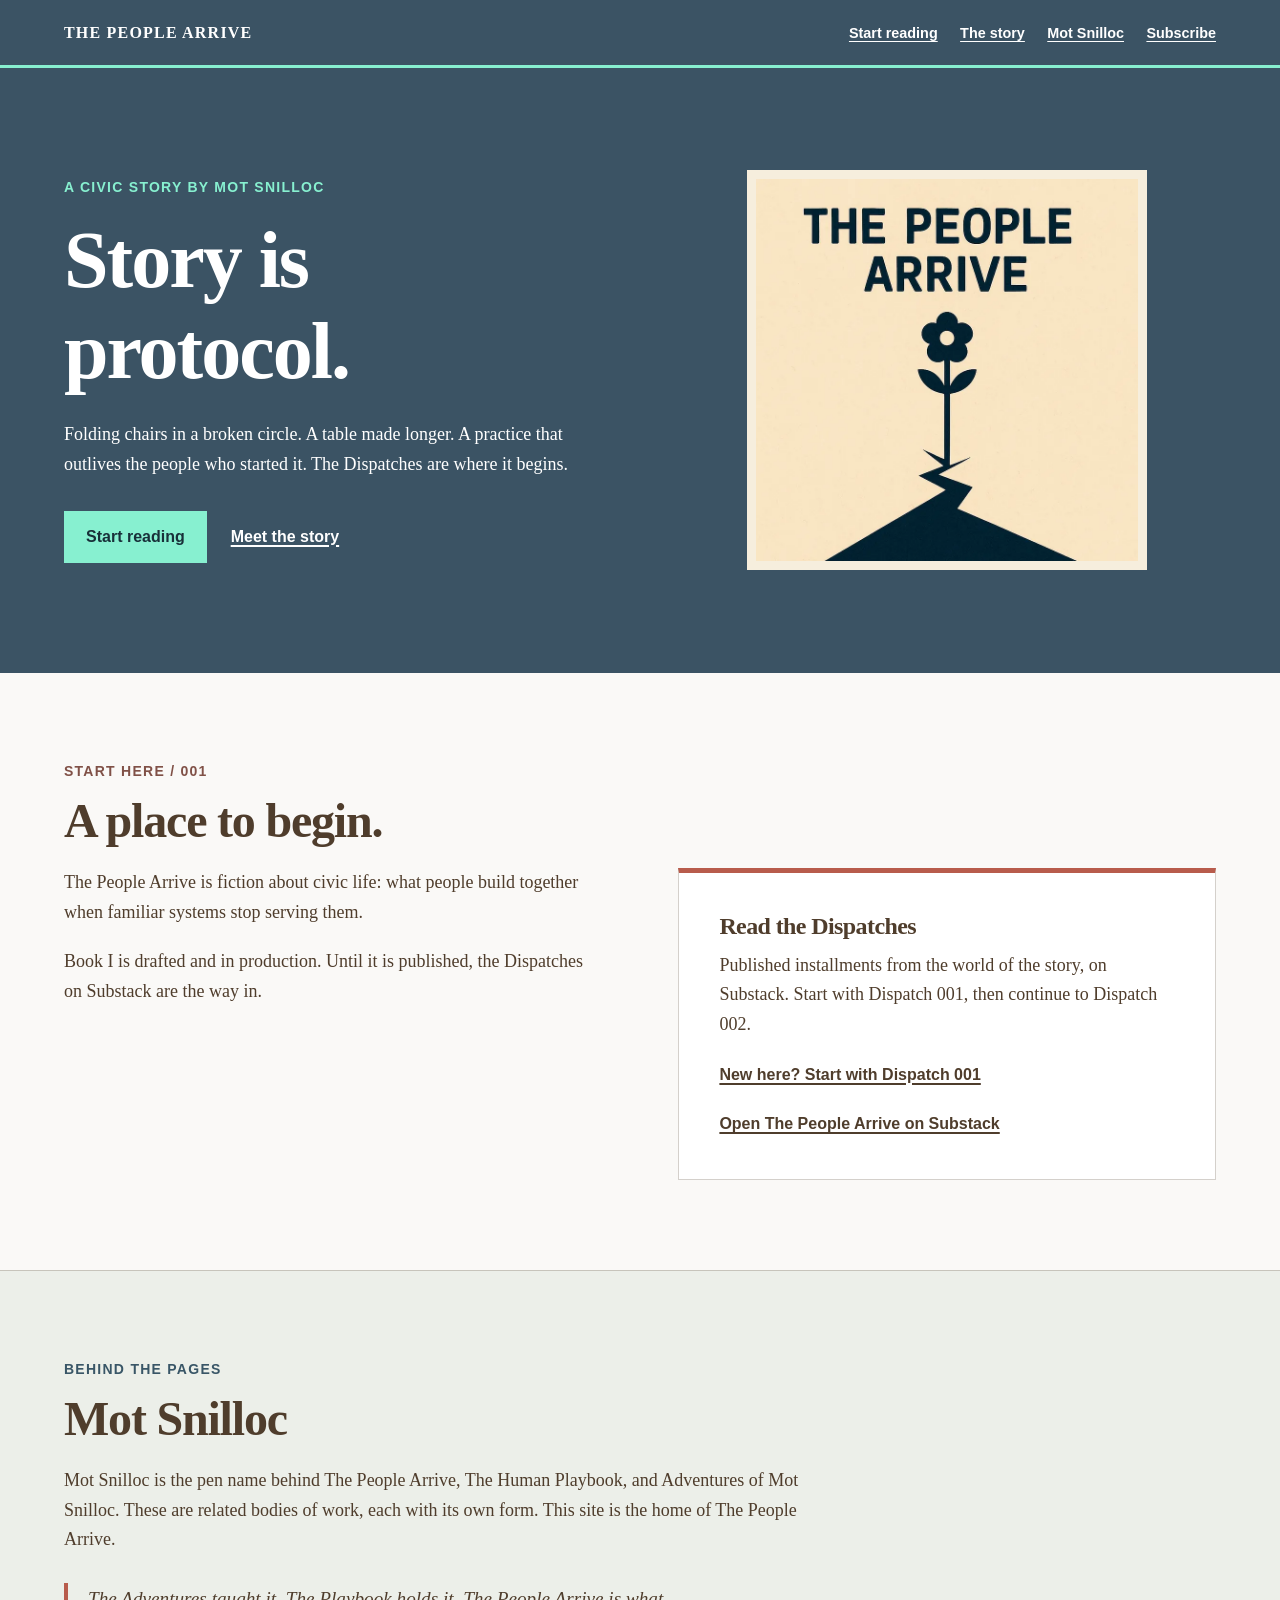
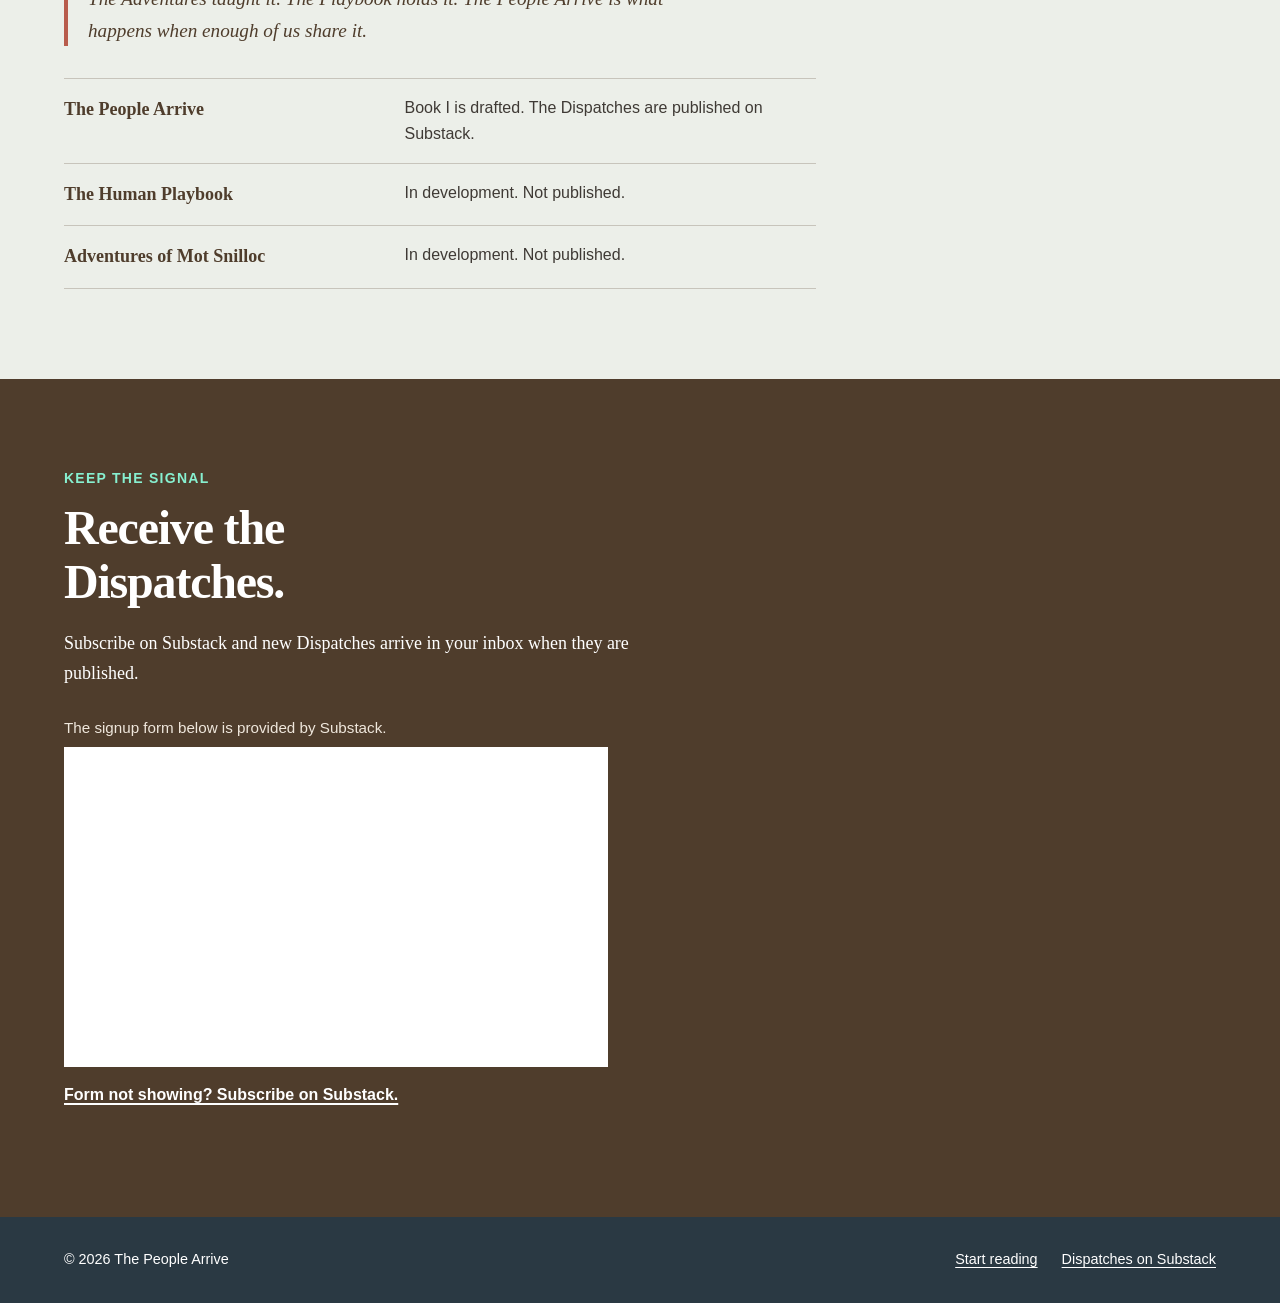
<file: index.html>
<!doctype html>
<html lang="en">
<head>
  <meta charset="utf-8">
  <meta name="viewport" content="width=device-width, initial-scale=1">
  <title>The People Arrive | A civic story by Mot Snilloc</title>
  <meta name="description" content="Enter The People Arrive, a civic story by Mot Snilloc. Read the published Dispatches and follow the work as it grows.">
  <link rel="canonical" href="https://www.thepeoplearrive.com/">
  <meta property="og:type" content="website">
  <meta property="og:site_name" content="The People Arrive">
  <meta property="og:title" content="The People Arrive | A civic story by Mot Snilloc">
  <meta property="og:description" content="A story about what people make together. Read the Dispatches by Mot Snilloc.">
  <meta property="og:url" content="https://www.thepeoplearrive.com/">
  <meta property="og:image" content="https://www.thepeoplearrive.com/img/tpa-title-burst-og.jpg">
  <meta property="og:image:type" content="image/jpeg">
  <meta property="og:image:width" content="1024">
  <meta property="og:image:height" content="1024">
  <meta property="og:image:alt" content="The People Arrive title art: a flower growing from cracked dark ground">
  <meta name="theme-color" content="#3b5364">
  <meta name="twitter:card" content="summary_large_image">
  <link rel="icon" type="image/png" sizes="64x64" href="/img/favicon-64.png">
  <link rel="apple-touch-icon" href="/img/apple-touch-icon-180.png">
  <link rel="stylesheet" href="/css/site.css">
</head>
<body>
  <a class="skip" href="#main">Skip to content</a>
  <header class="site-header">
    <div class="shell header-inner">
      <a class="brand" href="/" aria-label="The People Arrive, home">The People Arrive</a>
      <nav aria-label="Primary navigation">
        <ul>
          <li><a href="/start-reading/">Start reading</a></li>
          <li><a href="#story">The story</a></li>
          <li><a href="#mot">Mot Snilloc</a></li>
          <li><a href="#subscribe">Subscribe</a></li>
        </ul>
      </nav>
    </div>
  </header>
  <main id="main">
    <section class="hero" aria-labelledby="hero-title">
      <div class="shell hero-grid">
        <div>
          <p class="eyebrow small">A civic story by Mot Snilloc</p>
          <h1 id="hero-title">Story is protocol.</h1>
          <p class="lede">Folding chairs in a broken circle. A table made longer. A practice that outlives the people who started it. The Dispatches are where it begins.</p>
          <div class="actions">
            <a class="button" href="/start-reading/">Start reading</a>
            <a class="text-link" href="#story">Meet the story</a>
          </div>
        </div>
        <div class="hero-art">
          <img src="/img/tpa-title-burst-800.webp" width="800" height="800" alt="" fetchpriority="high">
        </div>
      </div>
    </section>
    <section id="story" class="section" aria-labelledby="story-title">
      <div class="shell">
        <p class="section-label small">Start here / 001</p>
        <h2 id="story-title">A place to begin.</h2>
        <div class="split">
          <div class="intro">
            <p>The People Arrive is fiction about civic life: what people build together when familiar systems stop serving them.</p>
            <p>Book I is drafted and in production. Until it is published, the Dispatches on Substack are the way in.</p>
          </div>
          <div class="card">
            <h3>Read the Dispatches</h3>
          <p>Published installments from the world of the story, on Substack. Start with Dispatch 001, then continue to Dispatch 002.</p>
          <p><a class="text-link" href="/start-reading/">New here? Start with Dispatch 001</a></p>
            <p><a class="text-link" href="https://thepeoplearrive.substack.com/">Open The People Arrive on Substack</a></p>
          </div>
        </div>
      </div>
    </section>
    <section id="mot" class="section mot" aria-labelledby="mot-title">
      <div class="shell">
        <p class="section-label small">Behind the pages</p>
        <h2 id="mot-title">Mot Snilloc</h2>
        <p>Mot Snilloc is the pen name behind The People Arrive, The Human Playbook, and Adventures of Mot Snilloc. These are related bodies of work, each with its own form. This site is the home of The People Arrive.</p>
        <blockquote><p>The Adventures taught it. The Playbook holds it. The People Arrive is what happens when enough of us share it.</p></blockquote>
        <dl class="status-list" aria-label="Where each body of work stands">
          <div><dt>The People Arrive</dt><dd>Book I is drafted. The Dispatches are published on Substack.</dd></div>
          <div><dt>The Human Playbook</dt><dd>In development. Not published.</dd></div>
          <div><dt>Adventures of Mot Snilloc</dt><dd>In development. Not published.</dd></div>
        </dl>
        <!-- Integration point: approved artifacts. Add a product destination here only after
             owner approval, a live listing URL, and a verified checkout and delivery test.
             See _tests/README.md. Until then this site carries no purchase links. -->
      </div>
    </section>
    <section id="subscribe" class="section closing" aria-labelledby="follow-title">
      <div class="shell">
        <p class="section-label small">Keep the signal</p>
        <h2 id="follow-title">Receive the Dispatches.</h2>
        <p>Subscribe on Substack and new Dispatches arrive in your inbox when they are published.</p>
        <div class="signup-frame">
          <p class="form-note">The signup form below is provided by Substack.</p>
          <iframe class="signup" src="https://thepeoplearrive.substack.com/embed" title="Subscribe to The People Arrive on Substack" loading="lazy"></iframe>
        </div>
        <p class="fallback"><a class="text-link" href="https://thepeoplearrive.substack.com/">Form not showing? Subscribe on Substack.</a></p>
      </div>
    </section>
  </main>
  <footer class="footer">
    <div class="shell footer-inner">
      <span>© <span data-year>2026</span> The People Arrive</span>
      <ul>
        <li><a href="/start-reading/">Start reading</a></li>
        <li><a href="https://thepeoplearrive.substack.com/">Dispatches on Substack</a></li>
      </ul>
    </div>
  </footer>
  <script src="/js/site.js" defer></script>
</body>
</html>
</file>
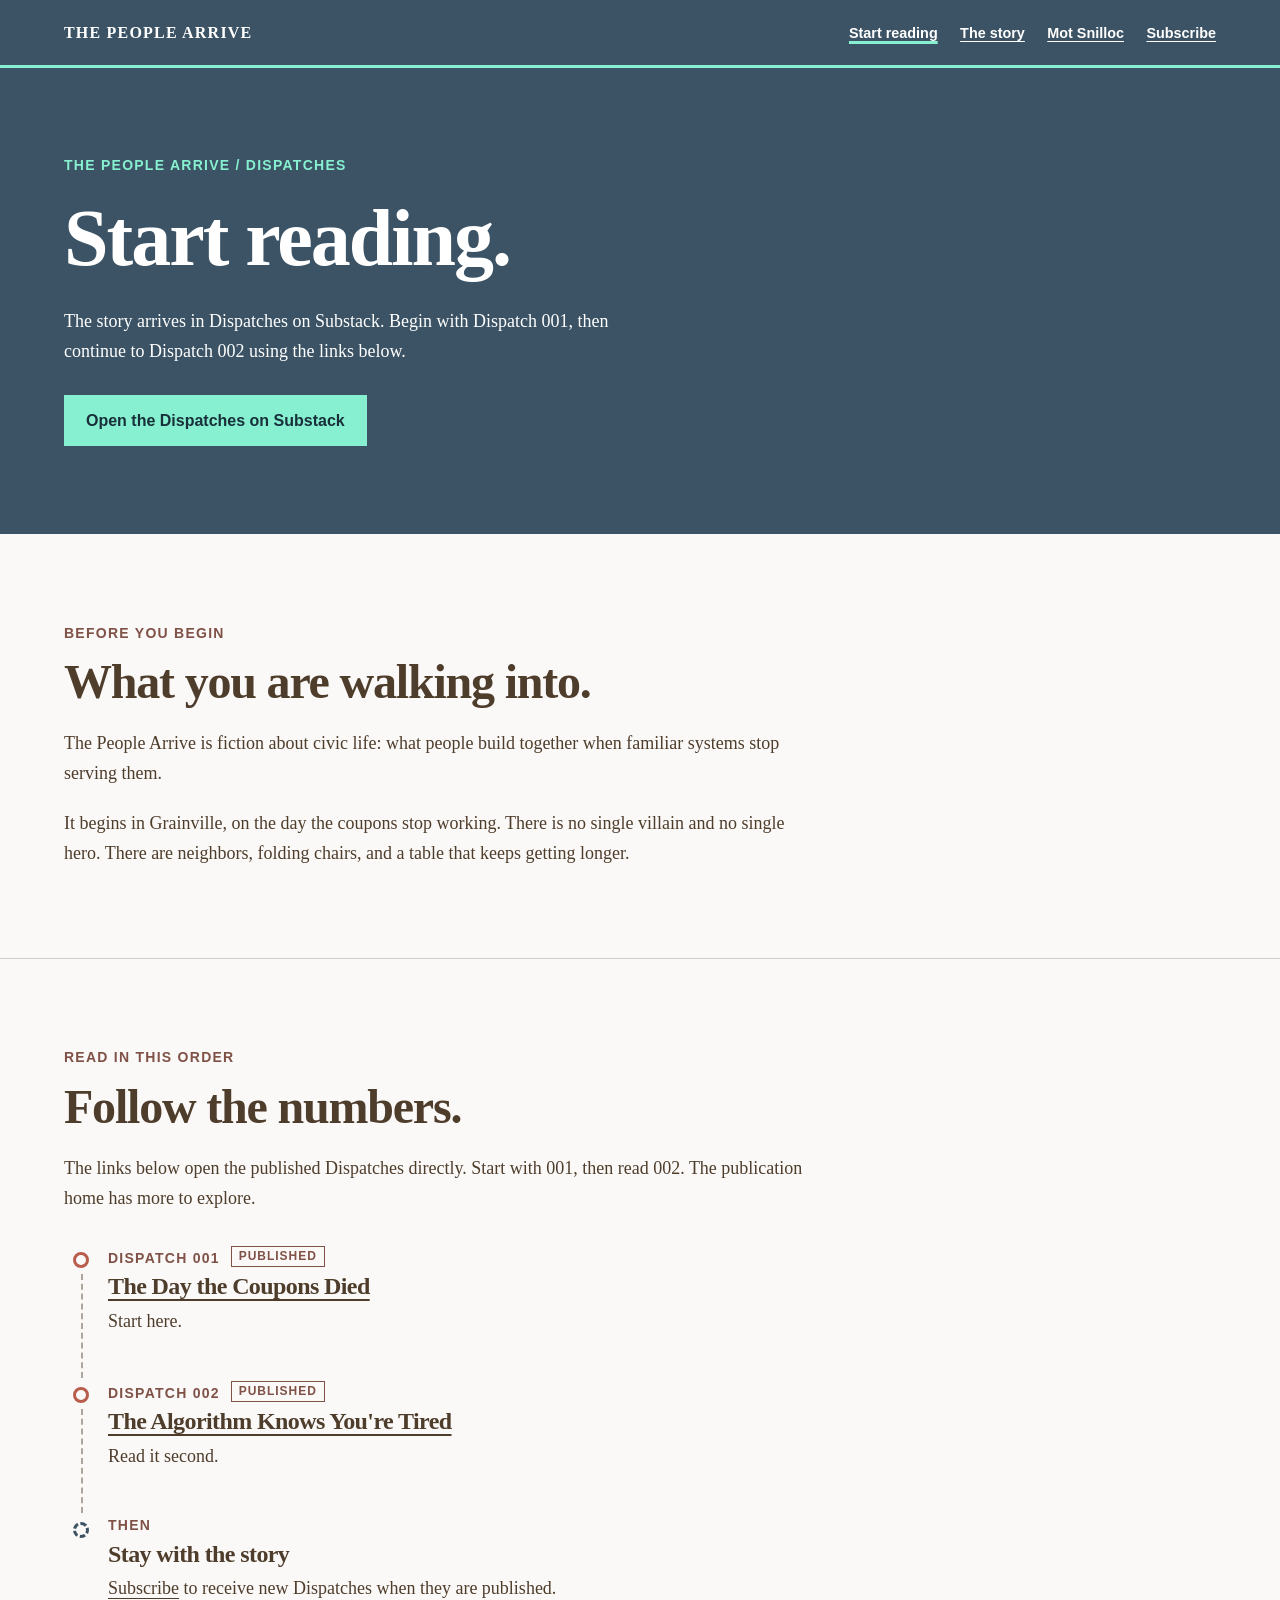
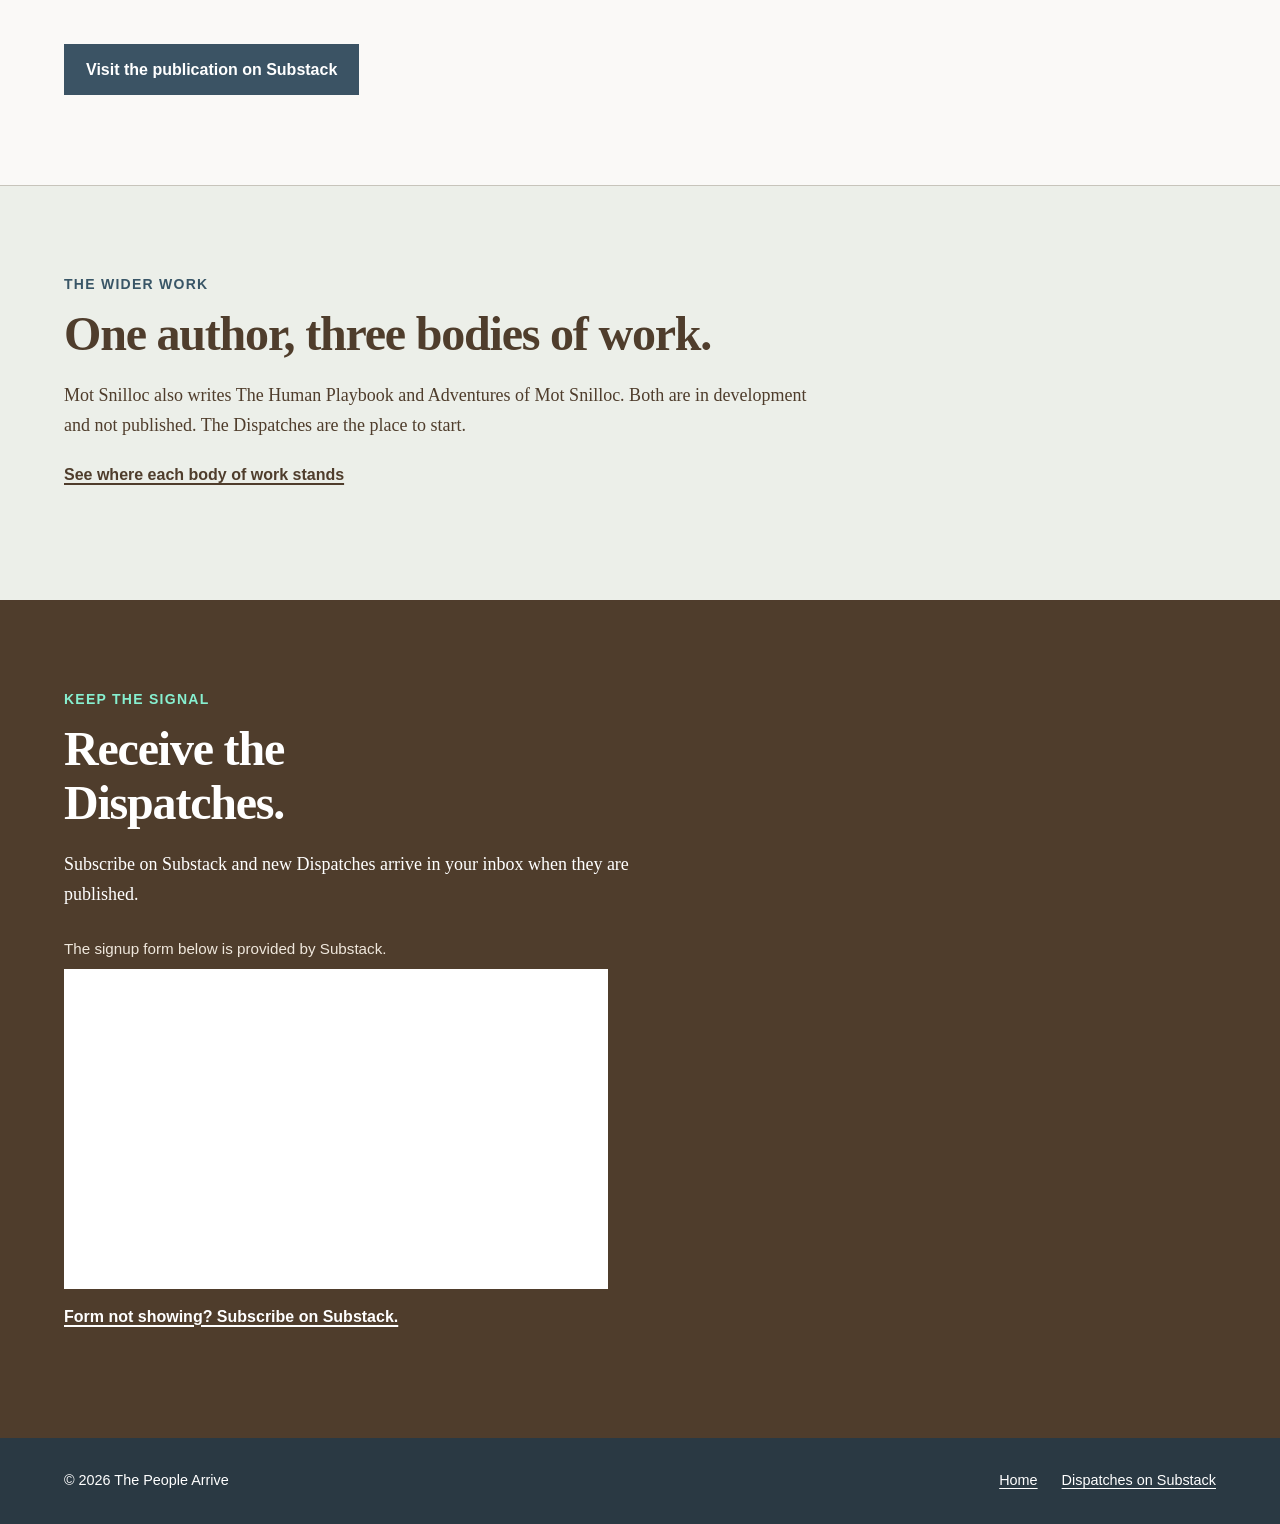
<file: start-reading/index.html>
<!doctype html>
<html lang="en">
<head>
  <meta charset="utf-8">
  <meta name="viewport" content="width=device-width, initial-scale=1">
  <title>Start reading | The People Arrive</title>
  <meta name="description" content="Start The People Arrive by Mot Snilloc with published Dispatch 001, then continue to Dispatch 002 on Substack.">
  <link rel="canonical" href="https://www.thepeoplearrive.com/start-reading/">
  <meta property="og:type" content="website">
  <meta property="og:site_name" content="The People Arrive">
  <meta property="og:title" content="Start reading | The People Arrive">
  <meta property="og:description" content="Read Dispatch 001, then Dispatch 002. A civic story by Mot Snilloc, published on Substack.">
  <meta property="og:url" content="https://www.thepeoplearrive.com/start-reading/">
  <meta property="og:image" content="https://www.thepeoplearrive.com/img/tpa-title-burst-og.jpg">
  <meta property="og:image:type" content="image/jpeg">
  <meta property="og:image:width" content="1024">
  <meta property="og:image:height" content="1024">
  <meta property="og:image:alt" content="The People Arrive title art: a flower growing from cracked dark ground">
  <meta name="theme-color" content="#3b5364">
  <meta name="twitter:card" content="summary_large_image">
  <link rel="icon" type="image/png" sizes="64x64" href="/img/favicon-64.png">
  <link rel="apple-touch-icon" href="/img/apple-touch-icon-180.png">
  <link rel="stylesheet" href="/css/site.css">
</head>
<body>
  <a class="skip" href="#main">Skip to content</a>
  <header class="site-header">
    <div class="shell header-inner">
      <a class="brand" href="/" aria-label="The People Arrive, home">The People Arrive</a>
      <nav aria-label="Primary navigation">
        <ul>
          <li><a href="/start-reading/" aria-current="page">Start reading</a></li>
          <li><a href="/#story">The story</a></li>
          <li><a href="/#mot">Mot Snilloc</a></li>
          <li><a href="#subscribe">Subscribe</a></li>
        </ul>
      </nav>
    </div>
  </header>
  <main id="main">
    <section class="page-hero" aria-labelledby="page-title">
      <div class="shell">
        <p class="eyebrow small">The People Arrive / Dispatches</p>
        <h1 id="page-title">Start reading.</h1>
        <p class="lede">The story arrives in Dispatches on Substack. Begin with Dispatch 001, then continue to Dispatch 002 using the links below.</p>
        <div class="actions">
          <a class="button" href="https://thepeoplearrive.substack.com/">Open the Dispatches on Substack</a>
        </div>
      </div>
    </section>

    <section id="orientation" class="section" aria-labelledby="orientation-title">
      <div class="shell">
        <p class="section-label small">Before you begin</p>
        <h2 id="orientation-title">What you are walking into.</h2>
        <div class="intro">
          <p>The People Arrive is fiction about civic life: what people build together when familiar systems stop serving them.</p>
          <p>It begins in Grainville, on the day the coupons stop working. There is no single villain and no single hero. There are neighbors, folding chairs, and a table that keeps getting longer.</p>
        </div>
      </div>
    </section>

    <section id="path" class="section" aria-labelledby="path-title">
      <div class="shell">
        <p class="section-label small">Read in this order</p>
        <h2 id="path-title">Follow the numbers.</h2>
        <div class="intro">
          <p>The links below open the published Dispatches directly. Start with 001, then read 002. The publication home has more to explore.</p>
        </div>
        <!-- Direct post URLs and titles verified in Chrome, 2026-10-01 New York.
             These published 2025 posts are not presented as the current canonical manuscript. -->
        <ol class="path">
          <li>
            <p class="step-meta small">Dispatch 001 <span class="status">Published</span></p>
            <h3><a href="https://thepeoplearrive.substack.com/p/dispatch-001-the-day-the-coupons">The Day the Coupons Died</a></h3>
            <p>Start here.</p>
          </li>
          <li>
            <p class="step-meta small">Dispatch 002 <span class="status">Published</span></p>
            <h3><a href="https://thepeoplearrive.substack.com/p/dispatch-002-the-algorithm-knows">The Algorithm Knows You're Tired</a></h3>
            <p>Read it second.</p>
          </li>
          <li class="next">
            <p class="step-meta small">Then</p>
            <h3>Stay with the story</h3>
            <p><a href="#subscribe">Subscribe</a> to receive new Dispatches when they are published.</p>
          </li>
        </ol>
        <div class="actions after-path">
          <a class="button on-light" href="https://thepeoplearrive.substack.com/">Visit the publication on Substack</a>
        </div>
      </div>
    </section>

    <section id="wider" class="section mot" aria-labelledby="wider-title">
      <div class="shell">
        <p class="section-label small">The wider work</p>
        <h2 id="wider-title">One author, three bodies of work.</h2>
        <p>Mot Snilloc also writes The Human Playbook and Adventures of Mot Snilloc. Both are in development and not published. The Dispatches are the place to start.</p>
        <p><a class="text-link" href="/#mot">See where each body of work stands</a></p>
      </div>
    </section>

    <section id="subscribe" class="section closing" aria-labelledby="follow-title">
      <div class="shell">
        <p class="section-label small">Keep the signal</p>
        <h2 id="follow-title">Receive the Dispatches.</h2>
        <p>Subscribe on Substack and new Dispatches arrive in your inbox when they are published.</p>
        <div class="signup-frame">
          <p class="form-note">The signup form below is provided by Substack.</p>
          <iframe class="signup" src="https://thepeoplearrive.substack.com/embed" title="Subscribe to The People Arrive on Substack" loading="lazy"></iframe>
        </div>
        <p class="fallback"><a class="text-link" href="https://thepeoplearrive.substack.com/">Form not showing? Subscribe on Substack.</a></p>
      </div>
    </section>
  </main>
  <footer class="footer">
    <div class="shell footer-inner">
      <span>© <span data-year>2026</span> The People Arrive</span>
      <ul>
        <li><a href="/">Home</a></li>
        <li><a href="https://thepeoplearrive.substack.com/">Dispatches on Substack</a></li>
      </ul>
    </div>
  </footer>
  <script src="/js/site.js" defer></script>
</body>
</html>
</file>
<file: css/site.css>
/* The People Arrive — shared site styles. TPASP palette; Georgia/Arial per the 2026-09-30 owner decision. */
:root { color-scheme: light; --chalk:#faf9f7; --soil:#4f3d2c; --blue:#3b5364; --clay:#b85c4c; --signal:#87f0d0; --line:rgba(79,61,44,.24); --label:#805147; }
*, *::before, *::after { box-sizing: border-box; }
html { scroll-behavior: smooth; }
body { margin:0; background:var(--chalk); color:var(--soil); font:1.125rem/1.65 Georgia,'Times New Roman',serif; overflow-wrap:break-word; }
a { color:inherit; text-underline-offset:.2em; }
a:focus-visible, iframe:focus { outline:3px solid var(--clay); outline-offset:4px; }
.site-header a:focus-visible, .hero a:focus-visible, .page-hero a:focus-visible, .closing a:focus-visible, .closing iframe:focus, .footer a:focus-visible { outline-color:var(--signal); }
img { display:block; max-width:100%; height:auto; }
h1, h2, h3 { line-height:1.13; letter-spacing:-.025em; overflow-wrap:break-word; }
p { margin:0 0 1.25rem; }

.skip { position:absolute; top:-5rem; left:1rem; max-width:calc(100% - 2rem); z-index:10; padding:.6rem .85rem; background:#fff; color:var(--soil); }
.skip:focus { top:.5rem; }
.skip:focus-visible { outline-color:var(--signal); }
.shell { width:min(100% - 2rem,72rem); margin-inline:auto; }
.small { font:700 .875rem/1.4 Arial,Helvetica,sans-serif; letter-spacing:.09em; text-transform:uppercase; }

/* Header and navigation */
.site-header { background:var(--blue); color:#fff; }
.header-inner { display:flex; flex-wrap:wrap; align-items:center; justify-content:space-between; gap:.75rem 2rem; padding-block:1.1rem; }
.brand { color:#fff; font:700 1rem/1.2 Georgia,serif; letter-spacing:.075em; text-decoration:none; text-transform:uppercase; }
.site-header nav ul { display:flex; flex-wrap:wrap; gap:.5rem 1.4rem; margin:0; padding:0; list-style:none; }
.site-header nav a { color:#fff; font:600 .9rem/1.5 Arial,Helvetica,sans-serif; }
.site-header nav a[aria-current="page"] { text-decoration-thickness:3px; text-decoration-color:var(--signal); }

/* Hero (home) and page hero (inner pages) */
.hero, .page-hero { background:var(--blue); color:#fff; border-top:3px solid var(--signal); }
.hero-grid { display:grid; grid-template-columns:repeat(auto-fit,minmax(min(100%,32rem),1fr)); align-items:center; gap:clamp(2rem,6vw,6rem); padding-block:clamp(3.5rem,8vw,7rem); }
.page-hero .shell { padding-block:clamp(3rem,7vw,5.5rem); }
.eyebrow { color:var(--signal); margin:0 0 1.1rem; }
/* Relative sizes enlarge with reader text preferences; do not cap them by viewport. */
h1 { margin:0; font-size:5rem; max-width:12ch; }
.page-hero h1 { max-width:18ch; }
.lede { max-width:36rem; margin:1.5rem 0 2rem; font-size:1.125rem; }
.page-hero .lede { margin-bottom:0; }
.page-hero .actions { margin-top:1.75rem; }
.actions { display:flex; flex-wrap:wrap; align-items:center; gap:1rem 1.5rem; }
.button { display:inline-block; padding:.8rem 1.25rem; border:2px solid var(--signal); background:var(--signal); color:#183039; font:700 1rem/1.35 Arial,Helvetica,sans-serif; text-decoration:none; }
.button:hover { background:#fff; border-color:#fff; }
.button.on-light { border-color:var(--blue); background:var(--blue); color:#fff; }
.button.on-light:hover { background:var(--soil); border-color:var(--soil); }
.text-link { font:700 1rem/1.4 Arial,Helvetica,sans-serif; text-decoration-thickness:2px; }
.hero-art { width:min(100%,25rem); aspect-ratio:1; margin-inline:auto; background:#f5ecd8; border:.6rem solid rgba(255,255,255,.12); }
.hero-art img { width:100%; height:100%; object-fit:cover; }

/* Sections */
.section { padding-block:clamp(3.5rem,7vw,6rem); }
.section + .section { border-top:1px solid var(--line); }
.section-label { color:var(--label); margin:0 0 .75rem; }
h2 { font-size:3rem; margin:0 0 1.25rem; }
h3 { font-size:1.5rem; margin:0 0 .65rem; }
.intro { max-width:47rem; }
.split { display:grid; grid-template-columns:repeat(auto-fit,minmax(min(100%,28rem),1fr)); gap:clamp(2rem,6vw,5rem); align-items:start; }
.card { padding:clamp(1rem,4vw,2.5rem); background:#fff; border:1px solid var(--line); border-top:.35rem solid var(--clay); }
.card p:last-child, .intro p:last-child { margin-bottom:0; }
.note { font:1rem/1.6 Arial,Helvetica,sans-serif; color:#554c44; }
.mot { background:#ecefe9; }
.mot .section-label { color:#395667; }
.mot a:focus-visible { outline-color:var(--blue); }
.mot p { max-width:47rem; }
blockquote { margin:1.75rem 0; padding-left:1.25rem; border-left:.3rem solid var(--clay); font-size:1.2rem; font-style:italic; max-width:40rem; }
blockquote p { margin:0; }

/* Status list: what is published and what is in development */
.status-list { display:grid; gap:0; max-width:47rem; margin:2rem 0 0; padding:0; border-top:1px solid var(--line); }
.status-list div { display:grid; grid-template-columns:minmax(0,1fr) minmax(0,1.3fr); gap:.25rem 1.5rem; padding:1rem 0; border-bottom:1px solid var(--line); }
.status-list dt { font-weight:700; }
.status-list dd { margin:0; font:1rem/1.6 Arial,Helvetica,sans-serif; color:#3f3a35; }

/* Reading path: a chalk line joining the steps */
.path { list-style:none; margin:2rem 0 0; padding:0; max-width:44rem; counter-reset:none; }
.path li { position:relative; padding:0 0 2.25rem 2.75rem; }
.path li::before { content:""; position:absolute; left:.55rem; top:.4rem; width:1rem; height:1rem; border:3px solid var(--clay); border-radius:50%; background:var(--chalk); }
.path li::after { content:""; position:absolute; left:1.05rem; top:1.75rem; bottom:.15rem; border-left:2px dashed rgba(79,61,44,.45); }
.path li:last-child { padding-bottom:0; }
.path li:last-child::after { display:none; }
.path li.next::before { border-style:dashed; border-color:var(--blue); }
.path .step-meta { margin:0 0 .35rem; color:var(--label); }
.path h3 { margin-bottom:.4rem; }
.path p { margin-bottom:.5rem; }
.path .status { display:inline-block; margin-left:.35rem; padding:.05rem .45rem; border:1px solid currentColor; font:700 .75rem/1.5 Arial,Helvetica,sans-serif; letter-spacing:.08em; text-transform:uppercase; vertical-align:.15em; }
.after-path { margin-top:2.5rem; }

/* Subscribe block */
.closing { background:var(--soil); color:#fff; }
.closing .section-label { color:var(--signal); }
.closing h2 { max-width:17ch; }
.closing p { max-width:37rem; }
.signup-frame { width:min(100%,34rem); margin:1.75rem 0 1rem; }
.signup-frame .form-note { margin:0 0 .5rem; font:.95rem/1.5 Arial,Helvetica,sans-serif; color:#efe7dc; }
.signup { display:block; width:100%; height:320px; border:0; background:#fff; }
.signup.has-focus { outline:3px solid var(--signal); outline-offset:4px; }
.fallback { font:1rem/1.5 Arial,Helvetica,sans-serif; }

/* Footer */
.footer { padding-block:2rem; background:#2a3943; color:#fff; }
.footer-inner { display:flex; flex-wrap:wrap; justify-content:space-between; gap:.75rem 2rem; font:.9rem/1.5 Arial,Helvetica,sans-serif; }
.footer ul { display:flex; flex-wrap:wrap; gap:.5rem 1.5rem; margin:0; padding:0; list-style:none; }
.footer a { color:#fff; }

@media (max-width:50rem) {
  .hero-grid, .split { grid-template-columns:minmax(0,1fr); }
  .hero-grid { padding-block:3rem; }
  .hero-art { width:min(75vw,19rem); margin:1rem 0 0; }
  .status-list div { grid-template-columns:1fr; }
}
/* Pixel breakpoint keeps the chosen type size stable as the root font is enlarged. */
@media (max-width:600px) {
  h1 { font-size:1.8rem; }
  h2 { font-size:1.4rem; }
  h3 { font-size:1.25rem; }
  .card { padding:.5rem; }
  .path li { padding-left:1.5rem; }
  .path li::before { left:0; }
  .path li::after { left:.5rem; }
}
@media (prefers-reduced-motion:reduce) { html { scroll-behavior:auto; } }
</file>
